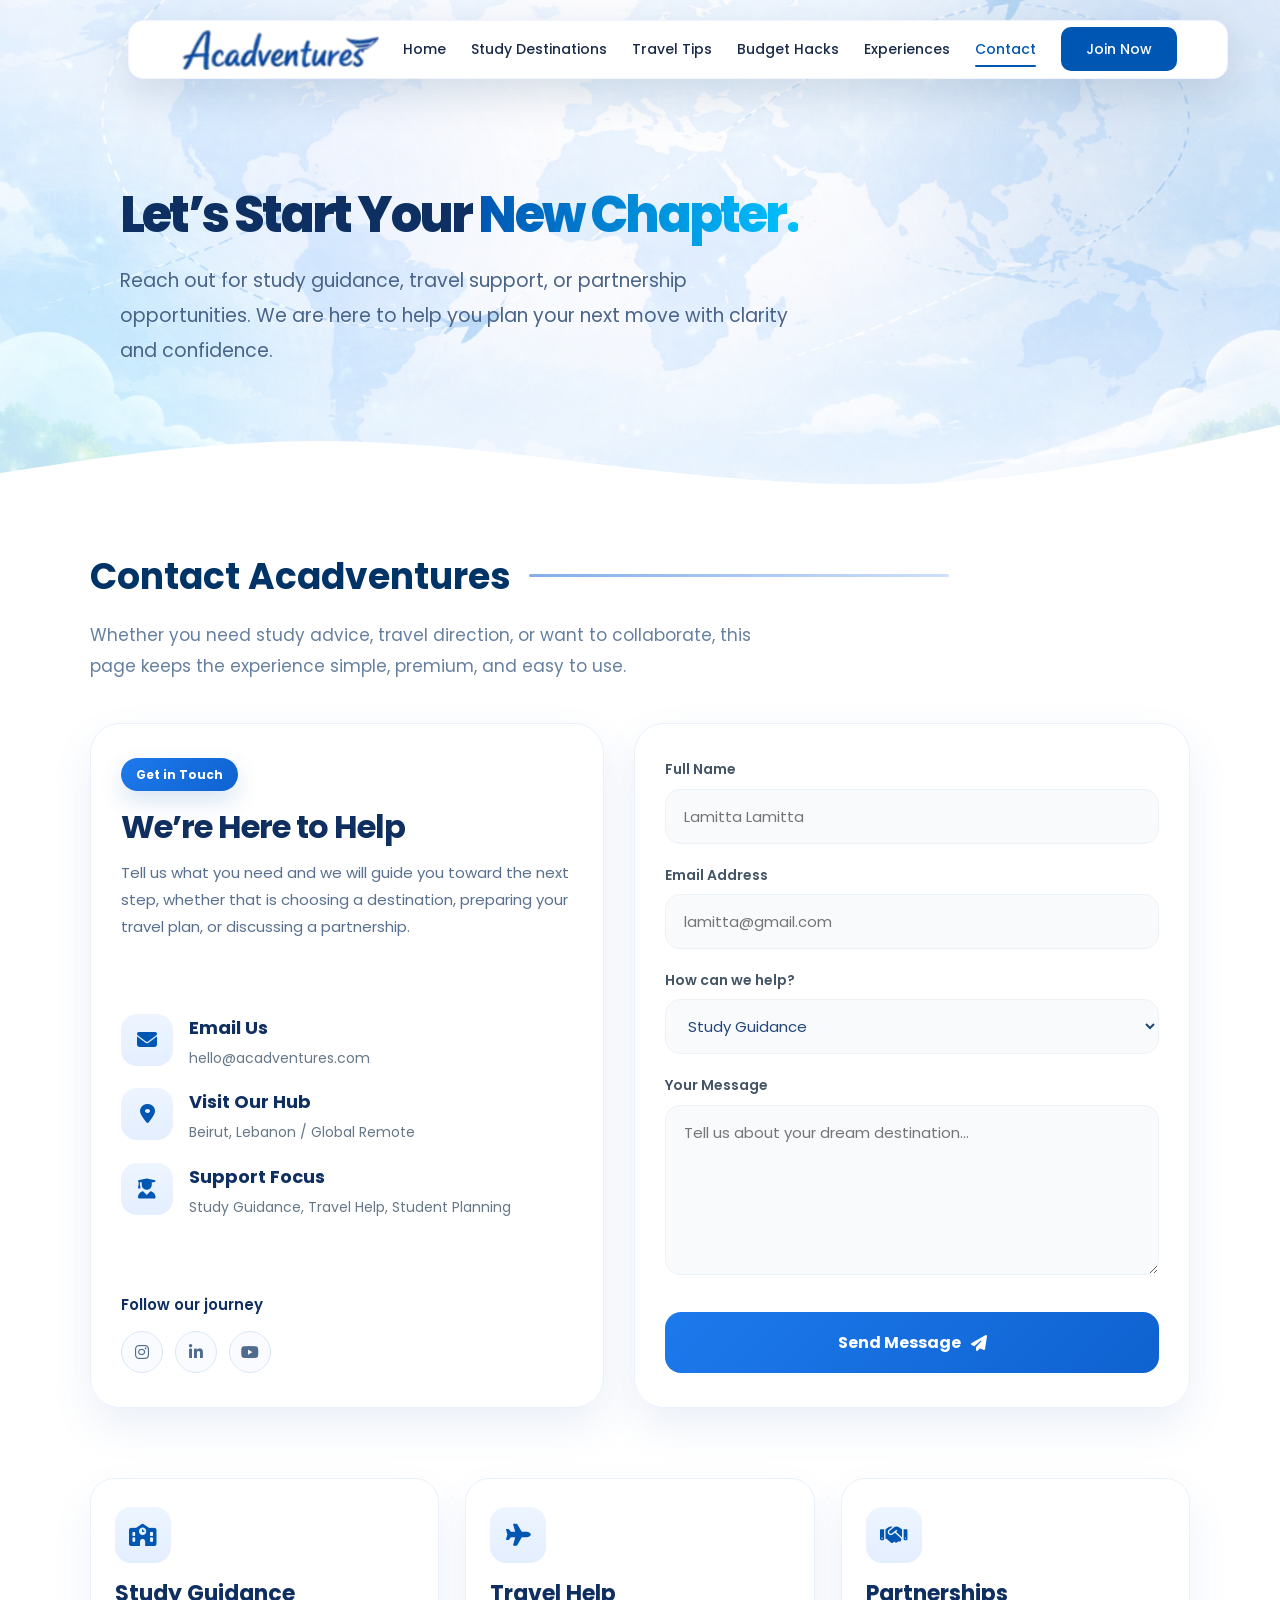
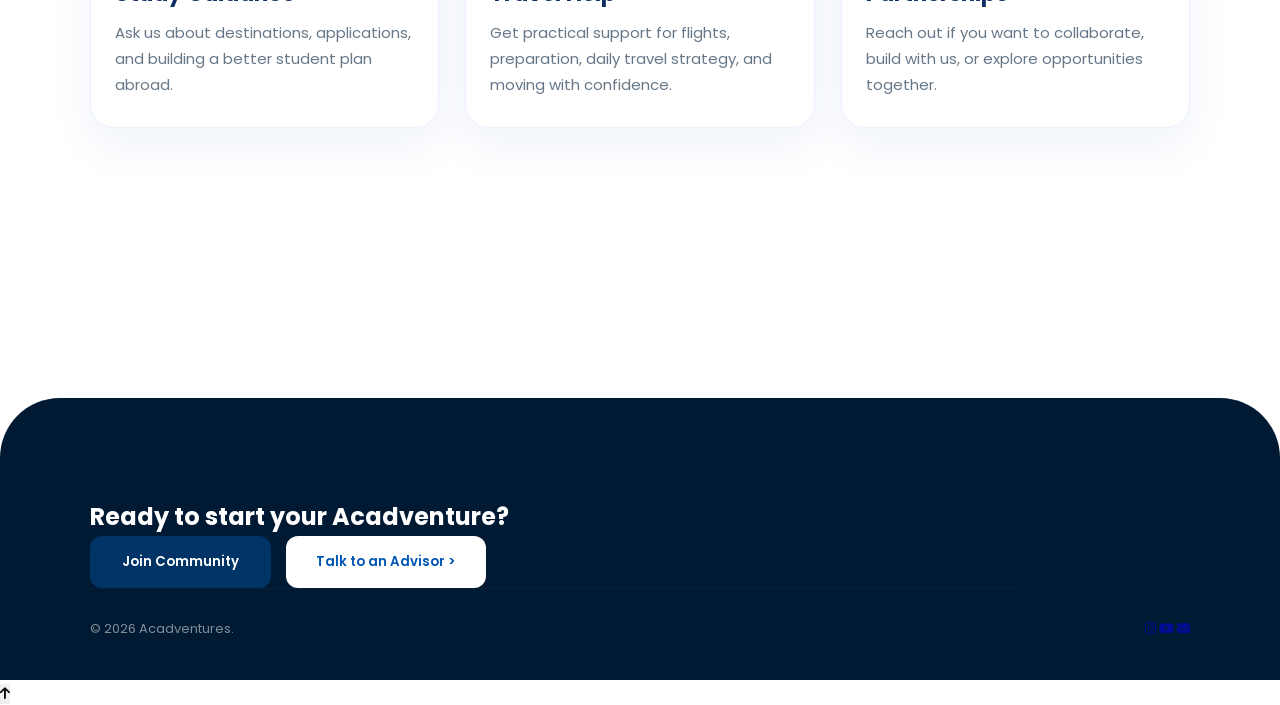
<file: contact.html>
<!DOCTYPE html>
<html lang="en">
<head>
    <meta charset="UTF-8">
    <meta name="viewport" content="width=device-width, initial-scale=1.0">
    <title>Contact Us | Acadventures</title>
    <link href="https://fonts.googleapis.com/css2?family=Poppins:wght@300;400;500;600;700;800&display=swap" rel="stylesheet">
    <link rel="stylesheet" href="https://cdnjs.cloudflare.com/ajax/libs/font-awesome/6.4.0/css/all.min.css">
    <link rel="stylesheet" href="css/main.css">
    <link rel="stylesheet" href="css/contact.css">
</head>
<body>
    <nav class="navbar">
        <div class="container nav-flex">
            <a href="index.html" class="logo"><img src="assets/images/logo.png" alt=""></a>
            <ul class="nav-links">
                <li><a href="index.html">Home</a></li>
                <li><a href="studydestination.html">Study Destinations</a></li>
                <li><a href="traveltips.html">Travel Tips</a></li>
                <li><a href="budgethacks.html">Budget Hacks</a></li>
                <li><a href="experiences.html">Experiences</a></li>
                <li><a href="contact.html" class="active">Contact</a></li>
                <li><a href="join.html" class="nav-btn">Join Now</a></li>
            </ul>
        </div>
    </nav>

    <header class="contact-hero">
        <div class="hero-decoration">
            <div class="circle-blur"></div>
            <div class="circle-blur-2"></div>
            <div class="circle-blur-3"></div>
        </div>

        <div class="container contact-hero-content">
            <h1>Let’s Start Your <span class="text-gradient">New Chapter.</span></h1>
            <p>Reach out for study guidance, travel support, or partnership opportunities. We are here to help you plan your next move with clarity and confidence.</p>
        </div>

        <div class="hero-wave">
            <svg viewBox="0 0 1440 320" preserveAspectRatio="none">
                <path fill="#ffffff" d="M0,224L60,202.7C120,181,240,139,360,138.7C480,139,600,181,720,213.3C840,245,960,267,1080,245.3C1200,224,1320,160,1380,128L1440,96L1440,320L0,320Z"></path>
            </svg>
        </div>
    </header>

    <main class="container main-content">
        <section class="section-heading-block">
            <h2 class="section-title left-line">Contact Acadventures</h2>
            <p class="section-subtitle">Whether you need study advice, travel direction, or want to collaborate, this page keeps the experience simple, premium, and easy to use.</p>
        </section>

        <section class="contact-grid">
            <div class="contact-info-card">
                <div class="info-top">
                    <span class="info-badge">Get in Touch</span>
                    <h3>We’re Here to Help</h3>
                    <p>Tell us what you need and we will guide you toward the next step, whether that is choosing a destination, preparing your travel plan, or discussing a partnership.</p>
                </div>

                <div class="info-list">
                    <div class="info-item">
                        <div class="icon-circle"><i class="fas fa-envelope"></i></div>
                        <div class="info-copy">
                            <h4>Email Us</h4>
                            <p>hello@acadventures.com</p>
                        </div>
                    </div>

                    <div class="info-item">
                        <div class="icon-circle"><i class="fas fa-location-dot"></i></div>
                        <div class="info-copy">
                            <h4>Visit Our Hub</h4>
                            <p>Beirut, Lebanon / Global Remote</p>
                        </div>
                    </div>

                    <div class="info-item">
                        <div class="icon-circle"><i class="fas fa-user-graduate"></i></div>
                        <div class="info-copy">
                            <h4>Support Focus</h4>
                            <p>Study Guidance, Travel Help, Student Planning</p>
                        </div>
                    </div>
                </div>

                <div class="social-block">
                    <p>Follow our journey</p>
                    <div class="social-icons">
                        <a href="#"><i class="fab fa-instagram"></i></a>
                        <a href="#"><i class="fab fa-linkedin-in"></i></a>
                        <a href="#"><i class="fab fa-youtube"></i></a>
                    </div>
                </div>
            </div>

            <div class="contact-form-container">
                <form class="main-form" id="contactForm">
                    <div class="input-group">
                        <label for="name">Full Name</label>
                        <input type="text" id="name" placeholder="Lamitta Lamitta" required>
                    </div>

                    <div class="input-group">
                        <label for="email">Email Address</label>
                        <input type="email" id="email" placeholder="lamitta@gmail.com" required>
                    </div>

                    <div class="input-group">
                        <label for="subject">How can we help?</label>
                        <select id="subject">
                            <option value="guidance">Study Guidance</option>
                            <option value="travel">Travel Help</option>
                            <option value="partnership">Partnership</option>
                            <option value="other">Other</option>
                        </select>
                    </div>

                    <div class="input-group">
                        <label for="message">Your Message</label>
                        <textarea id="message" rows="6" placeholder="Tell us about your dream destination..." required></textarea>
                    </div>

                    <button type="submit" class="submit-btn">
                        <span>Send Message</span>
                        <i class="fas fa-paper-plane"></i>
                    </button>
                </form>
            </div>
        </section>

        <section class="contact-cards-grid">
            <div class="mini-contact-card">
                <div class="mini-contact-icon"><i class="fas fa-school"></i></div>
                <h4>Study Guidance</h4>
                <p>Ask us about destinations, applications, and building a better student plan abroad.</p>
            </div>

            <div class="mini-contact-card">
                <div class="mini-contact-icon"><i class="fas fa-plane"></i></div>
                <h4>Travel Help</h4>
                <p>Get practical support for flights, preparation, daily travel strategy, and moving with confidence.</p>
            </div>

            <div class="mini-contact-card">
                <div class="mini-contact-icon"><i class="fas fa-handshake"></i></div>
                <h4>Partnerships</h4>
                <p>Reach out if you want to collaborate, build with us, or explore opportunities together.</p>
            </div>
        </section>
    </main>

    <footer class="footer">
        <div class="container footer-content">
            <h2>Ready to start your Acadventure?</h2>
            <div class="footer-btns">
                <button class="btn-dark" onclick="location.href='join.html'">Join Community</button>
                <button class="btn-white" onclick="location.href='contact.html'">Talk to an Advisor ></button>
            </div>
            <div class="footer-bottom">
                <p>© 2026 Acadventures.</p>
                <div class="socials">
                    <a href="#"><i class="fab fa-instagram"></i></a>
                    <a href="#"><i class="fab fa-youtube"></i></a>
                    <a href="#"><i class="fas fa-envelope"></i></a>
                </div>
            </div>
        </div>
    </footer>

    <script src="js/script.js"></script>
</body>
</html>
</file>
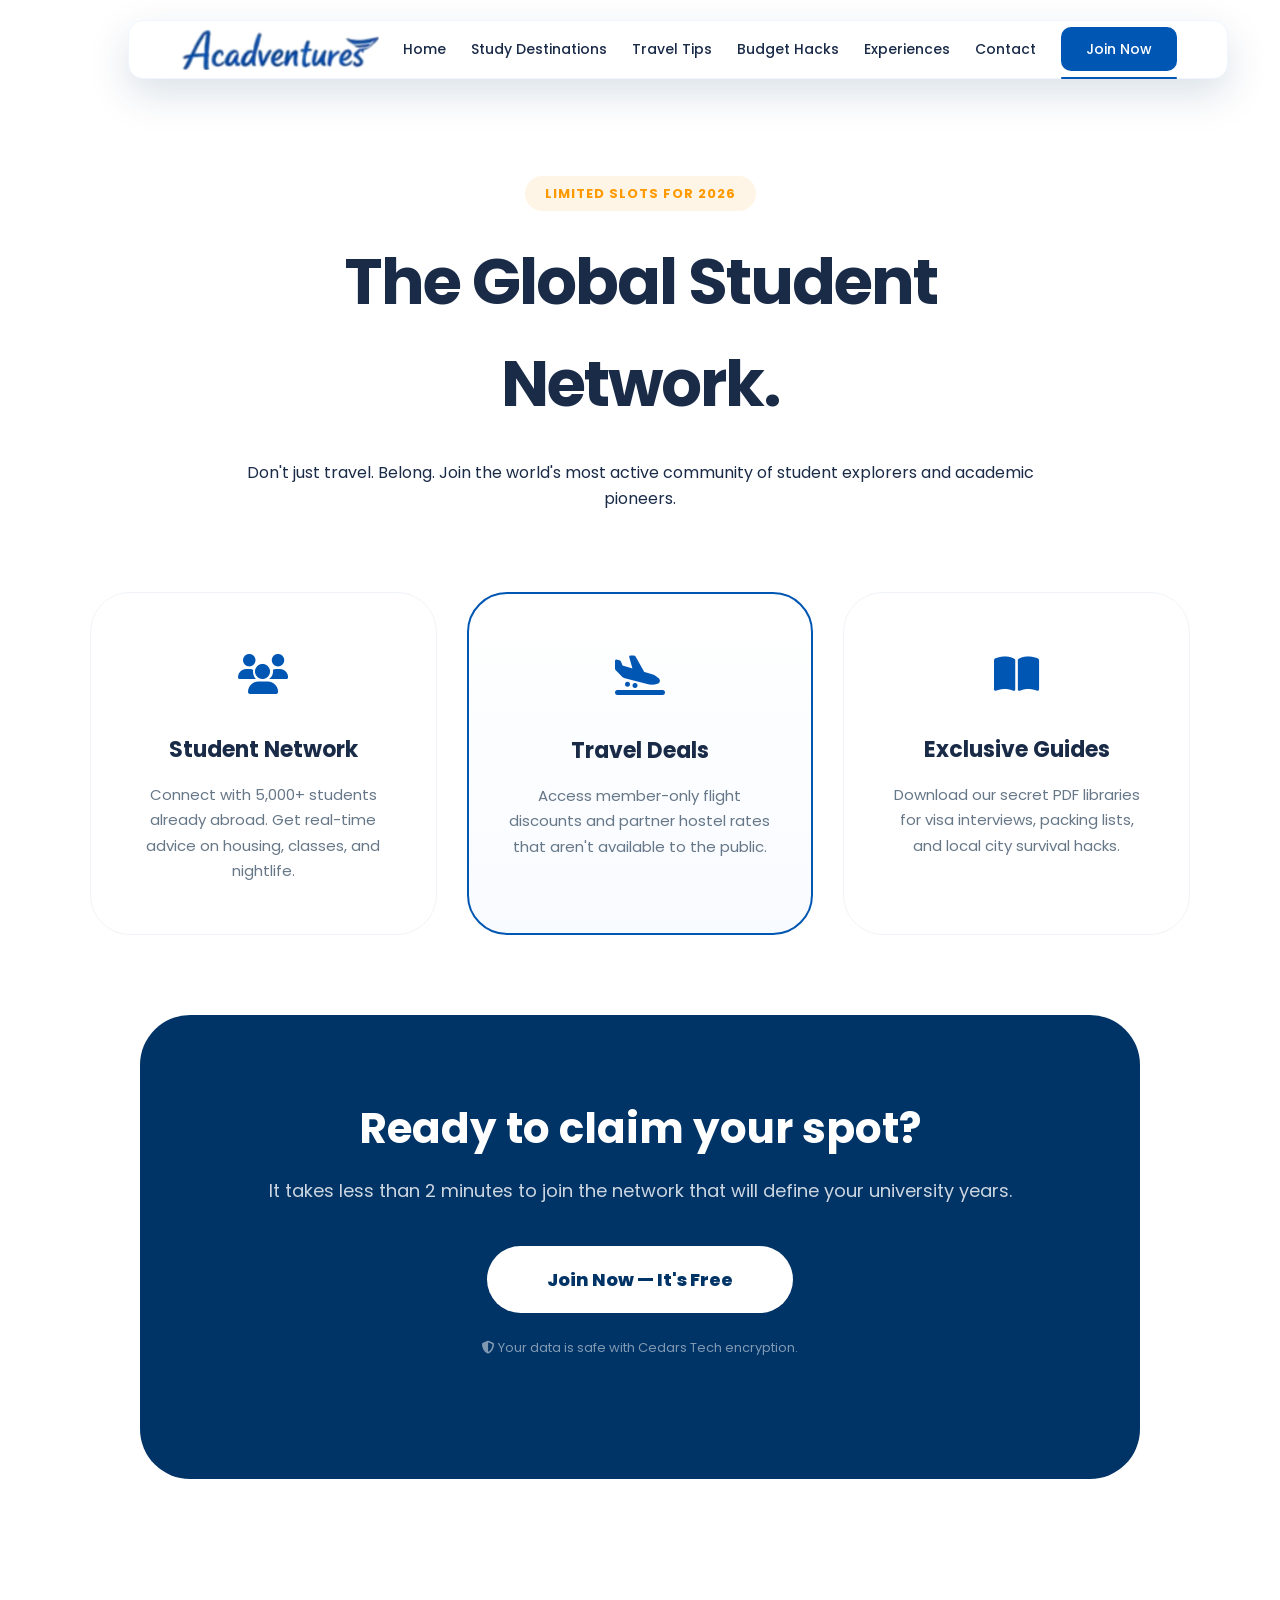
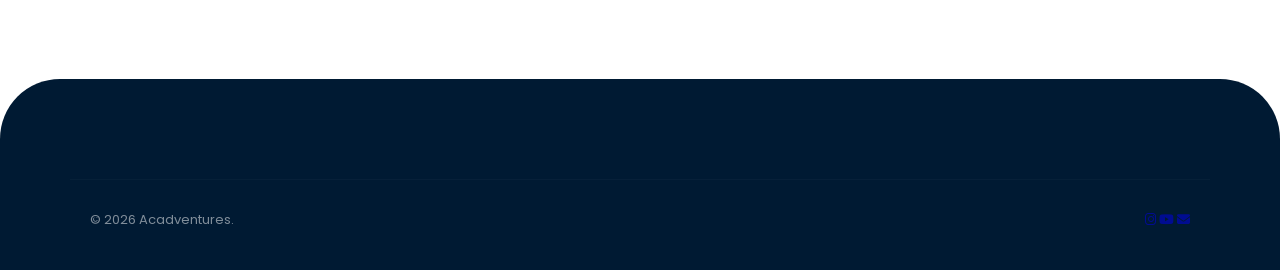
<file: join.html>
<!DOCTYPE html>
<html lang="en">
<head>
    <meta charset="UTF-8">
    <meta name="viewport" content="width=device-width, initial-scale=1.0">
    <title>Join the Community | Acadventures</title>
    <link href="https://fonts.googleapis.com/css2?family=Poppins:wght@300;400;500;600;700&display=swap" rel="stylesheet">
    <link rel="stylesheet" href="https://cdnjs.cloudflare.com/ajax/libs/font-awesome/6.4.0/css/all.min.css">
    <link rel="stylesheet" href="../css/main.css">
    <link rel="stylesheet" href="../css/join.css">
</head>
<body>
    <nav class="navbar">
        <div class="container nav-flex">
            <a href="index.html" class="logo"><img src="assets/images/logo.png" alt=""></a>
            <ul class="nav-links">
                <li><a href="index.html">Home</a></li>
                <li><a href="studydestination.html">Study Destinations</a></li>
                <li><a href="traveltips.html">Travel Tips</a></li>
                <li><a href="budgethacks.html">Budget Hacks</a></li>
                <li><a href="experiences.html">Experiences</a></li>
                <li><a href="contact.html">Contact</a></li>
                <li><a href="join.html" class="nav-btn active">Join Now</a></li>
            </ul>
        </div>
    </nav>

    <main class="join-wrapper">
        <div class="container text-center">
            <header class="join-header">
                <span class="membership-badge">Limited Slots for 2026</span>
                <h1>The Global <span class="text-gradient">Student Network.</span></h1>
                <p>Don't just travel. Belong. Join the world's most active community of student explorers and academic pioneers.</p>
            </header>

            <section class="benefits-grid">
                <div class="benefit-card">
                    <div class="benefit-icon"><i class="fas fa-users"></i></div>
                    <h3>Student Network</h3>
                    <p>Connect with 5,000+ students already abroad. Get real-time advice on housing, classes, and nightlife.</p>
                </div>

                <div class="benefit-card highlighted">
                    <div class="benefit-icon"><i class="fas fa-plane-arrival"></i></div>
                    <h3>Travel Deals</h3>
                    <p>Access member-only flight discounts and partner hostel rates that aren't available to the public.</p>
                </div>

                <div class="benefit-card">
                    <div class="benefit-icon"><i class="fas fa-book-open"></i></div>
                    <h3>Exclusive Guides</h3>
                    <p>Download our secret PDF libraries for visa interviews, packing lists, and local city survival hacks.</p>
                </div>
            </section>

            <section class="cta-card">
                <div class="cta-content">
                    <h2>Ready to claim your spot?</h2>
                    <p>It takes less than 2 minutes to join the network that will define your university years.</p>
                    <button class="join-primary-btn" onclick="location.href='contact.html'">Join Now — It's Free</button>
                    <p class="trust-text"><i class="fas fa-shield-alt"></i> Your data is safe with Cedars Tech encryption.</p>
                </div>
            </section>
        </div>
    </main>

    <footer class="footer">
        <div class="container footer-bottom">
            <p>© 2026 Acadventures.</p>
            <div class="socials">
                <a href="#"><i class="fab fa-instagram"></i></a>
                <a href="#"><i class="fab fa-youtube"></i></a>
                <a href="#"><i class="fas fa-envelope"></i></a>
            </div>
        </div>
    </footer>
</body>
</html>
</file>
<file: css/main.css>
:root {
    --primary-blue: #0056b3;
    --dark-blue: #003366;
    --light-blue: #eef5ff;
    --gradient: linear-gradient(135deg, #ffffff 0%, #e6f0ff 100%);
    --white: #ffffff;
    --text-main: #1a2b48;
    --radius: 20px;
    --shadow: 0 15px 35px rgba(0, 86, 179, 0.08);
}

* { margin: 0; padding: 0; box-sizing: border-box; font-family: 'Poppins', sans-serif; }
body { background-color: #ffffff; color: var(--text-main); line-height: 1.6; overflow-x: hidden; }
.container { max-width: 1140px; margin: 0 auto; padding: 0 20px; }

.left-line {
    position: relative;
    margin-bottom: 0;
}

.left-line::after {
    content: "";
    display: inline-block;
    vertical-align: middle;
    width: 420px;
    height: 3px;
    margin-left: 18px;
    margin-bottom: 8px;
    background: linear-gradient(90deg, #84aee8 0%, #cfe0fb 100%);
    border-radius: 999px;
}

.navbar {
    position: absolute; 
    top: 20px; 
    width: 100%;
    max-width: 1100px;
    left: 10%;
    background: #ffffff !important; 
    border-radius: 15px; 
    padding: 8px 30px; 
    z-index: 1000;
    box-shadow: 0 15px 40px rgba(0, 51, 102, 0.15); 
    border: 1px solid #f0f5ff;
}

.nav-flex { 
    display: flex; 
    justify-content: space-between; 
    align-items: center;
    height: 100%; 
}

.logo { 
    display: flex;
    align-items: center;
    text-decoration: none; 
}

.logo img {
    width: 200px;
    display: block;
    object-fit: contain;

}

.nav-links { 
    display: flex; 
    list-style: none; 
    gap: 25px; 
    align-items: center; 
}

.nav-links a { text-decoration: none; color: var(--text-main); font-weight: 500; font-size: 14px; transition: 0.3s; }
.nav-links a:hover, .nav-links a.active { color: var(--primary-blue); }
.nav-btn { 
    background: var(--primary-blue); 
    color: white !important; 
    padding: 12px 25px !important; 
    border-radius: 10px; 
}

.section-title { font-size: 36px; font-weight: 700; color: var(--dark-blue); text-align: center; margin-bottom: 50px; }
.section-title.left { text-align: left; }

.footer {
    background: #001a33; 
    padding: 100px 0 40px;
    color: white;
    border-radius: 60px 60px 0 0;
    margin-top: 100px;
}

.footer-cta {
    display: flex;
    justify-content: space-between;
    align-items: center;
    padding-bottom: 60px;
    border-bottom: 1px solid rgba(255, 255, 255, 0.1);
    margin-bottom: 60px;
}

.cta-text h2 { font-size: 36px; margin-bottom: 10px; }
.cta-text p { opacity: 0.7; font-size: 18px; }

.footer-btns { display: flex; gap: 15px; }

.footer-grid {
    display: grid;
    grid-template-columns: 1.5fr 1fr 1fr 1.5fr;
    gap: 60px;
    margin-bottom: 60px;
}

.footer-col h4 {
    font-size: 18px;
    margin-bottom: 25px;
    position: relative;
    color: #fff;
}

.footer-logo {
    font-size: 28px;
    font-weight: 800;
    color: white;
    text-decoration: none;
    display: block;
    margin-bottom: 20px;
}

.footer-desc {
    opacity: 0.6;
    font-size: 14px;
    line-height: 1.8;
    margin-bottom: 25px;
}

.footer-col ul { list-style: none; }
.footer-col ul li { margin-bottom: 12px; }
.footer-col ul li a {
    color: rgba(255, 255, 255, 0.6);
    text-decoration: none;
    font-size: 14px;
    transition: 0.3s;
}
.footer-col ul li a:hover { color: var(--white); padding-left: 5px; }

.newsletter-form {
    display: flex;
    background: rgba(255, 255, 255, 0.05);
    padding: 5px;
    border-radius: 12px;
    margin-top: 20px;
    border: 1px solid rgba(255, 255, 255, 0.1);
}

.newsletter-form input {
    background: transparent;
    border: none;
    padding: 12px 15px;
    color: white;
    width: 100%;
    outline: none;
}

.newsletter-form button {
    background: var(--primary-blue);
    color: white;
    padding: 10px 18px;
    border-radius: 10px;
}

.social-links { display: flex; gap: 15px; }
.social-links a {
    width: 40px; height: 40px;
    background: rgba(255, 255, 255, 0.05);
    display: grid; place-items: center;
    border-radius: 50%;
    color: white;
    transition: 0.3s;
}
.social-links a:hover { background: var(--primary-blue); transform: translateY(-5px); }

.footer-bottom {
    border-top: 1px solid rgba(255, 255, 255, 0.05);
    padding-top: 30px;
    display: flex;
    justify-content: space-between;
    font-size: 13px;
    opacity: 0.5;
}

.founder-tag { font-weight: 700; color: white; }

@media (max-width: 992px) {
    .footer-cta { flex-direction: column; text-align: center; gap: 30px; }
    .footer-grid { grid-template-columns: 1fr 1fr; }
}

@media (max-width: 600px) {
    .footer-grid { grid-template-columns: 1fr; }
    .footer-bottom { flex-direction: column; gap: 10px; text-align: center; }
}

button { cursor: pointer; border: none; font-weight: 600; transition: 0.3s; }
.btn-primary { background: var(--primary-blue); color: white; padding: 16px 32px; border-radius: 5px; }
.btn-white-outline { background: white; color: var(--primary-blue); border: 2px solid var(--primary-blue); padding: 14px 30px; border-radius: 5px; }
.btn-dark { background: var(--dark-blue); color: white; padding: 16px 32px; border-radius: 12px; }
button:hover { transform: translateY(-3px); box-shadow: 0 10px 20px rgba(0,0,0,0.1); }

.btn-white {
    background: #ffffff;
    color: var(--primary-blue);
    padding: 16px 30px;
    border-radius: 12px;
}

.btn-dark-outline {
    background: transparent;
    color: white;
    border: 1.5px solid rgba(255,255,255,0.35);
    padding: 16px 30px;
    border-radius: 12px;
}

.nav-links a.active {
    position: relative;
}

.nav-links a.active::after {
    content: "";
    position: absolute;
    left: 0;
    bottom: -8px;
    width: 100%;
    height: 2px;
    background: var(--primary-blue);
    border-radius: 999px;
}
</file>
<file: css/contact.css>
.contact-hero {
    position: relative;
    overflow: hidden;
    padding: 190px 0 140px;
    background: url('../assets/images/study-hero.png');
    background-size: cover;
    background-position: center;
    background-repeat: no-repeat;
}

.contact-hero::before {
    content: "";
    position: absolute;
    inset: 0;
    background: linear-gradient(
        180deg,
        rgba(255,255,255,0.45) 0%,
        rgba(255,255,255,0.25) 50%,
        rgba(255,255,255,0.6) 100%
    );
    z-index: 1;
}

.hero-wave {
    position: absolute;
    bottom: -1px;
    left: 0;
    width: 100%;
    z-index: 2;
    line-height: 0;
}

.hero-wave svg {
    width: 100%;
    height: 120px;
    display: block;
}

.contact-hero-content {
    position: relative;
    z-index: 3;
    max-width: 760px;
    text-align: left;
    margin-left: 100px;
}

.hero-decoration .circle-blur,
.hero-decoration .circle-blur-2,
.hero-decoration .circle-blur-3 {
    position: absolute;
    border-radius: 50%;
    filter: blur(90px);
    z-index: 1;
}

.hero-decoration .circle-blur {
    top: -110px;
    right: -70px;
    width: 420px;
    height: 420px;
    background: rgba(0, 86, 179, 0.10);
}

.hero-decoration .circle-blur-2 {
    bottom: -70px;
    left: -90px;
    width: 340px;
    height: 340px;
    background: rgba(0, 212, 255, 0.10);
}

.hero-decoration .circle-blur-3 {
    top: 80px;
    left: 18%;
    width: 220px;
    height: 220px;
    background: rgba(120, 169, 255, 0.10);
}

.contact-hero h1 {
    font-size: 50px;
    font-weight: 800;
    line-height: 1.02;
    margin-bottom: 22px;
    letter-spacing: -2.8px;
    color: #0d2f61;
}

.contact-hero p {
    max-width: 680px;
    margin: 0;
    font-size: 19px;
    line-height: 1.85;
    color: #4a6488;
}

.text-gradient {
    background: linear-gradient(90deg, #0056b3 0%, #00c2ff 100%);
    -webkit-background-clip: text;
    -webkit-text-fill-color: transparent;
}

.main-content {
    padding-top: 40px;
    padding-bottom: 90px;
}

.section-heading-block {
    text-align: left;
    max-width: 860px;
    margin: 0 0 42px 0;
}

.section-heading-block .section-title {
    text-align: left;
    margin-bottom: 14px;
}

.section-subtitle {
    max-width: 680px;
    font-size: 17px;
    color: #66809f;
    line-height: 1.8;
}

.contact-grid {
    display: grid;
    grid-template-columns: 1fr 1.08fr;
    gap: 30px;
    margin-bottom: 70px;
    align-items: stretch;
}

.contact-info-card,
.contact-form-container {
    background: rgba(255,255,255,0.96);
    border-radius: 30px;
    border: 1px solid #eaf1fb;
    box-shadow: 0 18px 40px rgba(57, 108, 185, 0.10);
}

.contact-info-card {
    padding: 34px 30px;
    display: flex;
    flex-direction: column;
    justify-content: space-between;
}

.info-badge {
    display: inline-flex;
    align-items: center;
    background: linear-gradient(135deg, #1d7aec 0%, #0f62d0 100%);
    color: #ffffff;
    padding: 7px 15px;
    border-radius: 999px;
    font-size: 12px;
    font-weight: 700;
    margin-bottom: 18px;
    box-shadow: 0 10px 24px rgba(0, 86, 179, 0.16);
}

.info-top h3 {
    font-size: 32px;
    line-height: 1.12;
    margin-bottom: 14px;
    color: #0f2f61;
    letter-spacing: -1px;
}

.info-top p {
    font-size: 15px;
    line-height: 1.8;
    color: #58708f;
    margin-bottom: 28px;
}

.info-list {
    display: flex;
    flex-direction: column;
    gap: 18px;
    margin-bottom: 28px;
}

.info-item {
    display: flex;
    align-items: flex-start;
    gap: 16px;
}

.icon-circle {
    width: 52px;
    height: 52px;
    border-radius: 16px;
    background: linear-gradient(180deg, #eef5ff 0%, #e3eeff 100%);
    display: grid;
    place-items: center;
    color: var(--primary-blue);
    font-size: 20px;
    flex-shrink: 0;
}

.info-copy h4 {
    font-size: 18px;
    color: #0f2f61;
    margin-bottom: 4px;
}

.info-copy p {
    font-size: 14px;
    color: #667788;
    line-height: 1.7;
}

.social-block p {
    font-size: 15px;
    color: #0f2f61;
    font-weight: 600;
    margin-bottom: 14px;
}

.social-icons {
    display: flex;
    gap: 12px;
}

.social-icons a {
    width: 42px;
    height: 42px;
    border-radius: 50%;
    border: 1px solid #dce8f6;
    background: #f9fbff;
    color: #4f6b8f;
    display: grid;
    place-items: center;
    text-decoration: none;
    transition: 0.3s;
}

.social-icons a:hover {
    background: var(--primary-blue);
    color: white;
    border-color: var(--primary-blue);
    transform: translateY(-3px);
}

.contact-form-container {
    padding: 34px 30px;
}

.main-form .input-group {
    margin-bottom: 20px;
}

.main-form label {
    display: block;
    font-size: 14px;
    font-weight: 600;
    margin-bottom: 8px;
    color: #445566;
}

.main-form input,
.main-form select,
.main-form textarea {
    width: 100%;
    padding: 15px 18px;
    background: #f8fafc;
    border: 1px solid #edf2f7;
    border-radius: 15px;
    font-family: inherit;
    font-size: 15px;
    transition: 0.3s;
    color: #234579;
}

.main-form input:focus,
.main-form select:focus,
.main-form textarea:focus {
    outline: none;
    border-color: var(--primary-blue);
    background: white;
    box-shadow: 0 0 0 4px rgba(0, 86, 179, 0.08);
}

.main-form textarea {
    resize: vertical;
    min-height: 140px;
}

.submit-btn {
    width: 100%;
    padding: 18px;
    background: linear-gradient(135deg, #1d7aec 0%, #0f62d0 100%);
    color: white;
    border: none;
    border-radius: 16px;
    font-size: 16px;
    font-weight: 700;
    cursor: pointer;
    display: inline-flex;
    justify-content: center;
    align-items: center;
    gap: 10px;
    transition: 0.3s;
    margin-top: 10px;
}

.submit-btn:hover {
    transform: translateY(-3px);
    box-shadow: 0 14px 26px rgba(0, 86, 179, 0.18);
}

.contact-cards-grid {
    display: grid;
    grid-template-columns: repeat(3, 1fr);
    gap: 26px;
    margin-bottom: 80px;
}

.mini-contact-card {
    background: rgba(255,255,255,0.96);
    border-radius: 24px;
    border: 1px solid #eaf1fb;
    padding: 28px 24px;
    box-shadow: 0 18px 40px rgba(57, 108, 185, 0.08);
    transition: transform 0.35s ease, box-shadow 0.35s ease, border-color 0.35s ease;
}

.mini-contact-card:hover {
    transform: translateY(-8px);
    box-shadow: 0 24px 48px rgba(57, 108, 185, 0.14);
    border-color: #dbe9fb;
}

.mini-contact-icon {
    width: 56px;
    height: 56px;
    border-radius: 16px;
    background: linear-gradient(180deg, #eef5ff 0%, #e3eeff 100%);
    display: grid;
    place-items: center;
    color: var(--primary-blue);
    font-size: 22px;
    margin-bottom: 18px;
}

.mini-contact-card h4 {
    font-size: 22px;
    color: #0f2f61;
    margin-bottom: 12px;
    line-height: 1.2;
}

.mini-contact-card p {
    font-size: 15px;
    color: #667788;
    line-height: 1.75;
}

@media (max-width: 1200px) {
    .contact-hero h1 {
        font-size: 52px;
    }
}

@media (max-width: 992px) {
    .contact-hero {
        padding: 170px 0 90px;
    }

    .contact-hero-content {
        max-width: 700px;
    }

    .contact-hero h1 {
        font-size: 46px;
    }

    .contact-hero p {
        font-size: 17px;
    }

    .contact-grid,
    .contact-cards-grid {
        grid-template-columns: 1fr;
    }
}

@media (max-width: 768px) {
    .contact-hero {
        padding: 150px 0 80px;
    }

    .contact-hero-content {
        max-width: 100%;
        margin-left: 0;
    }

    .contact-hero h1 {
        font-size: 40px;
        letter-spacing: -1.6px;
    }

    .contact-hero p {
        font-size: 16px;
        line-height: 1.7;
    }

    .section-heading-block {
        max-width: 100%;
        margin: 0 0 32px 0;
    }

    .contact-info-card,
    .contact-form-container {
        padding: 24px;
    }
}

@media (max-width: 560px) {
    .contact-hero h1 {
        font-size: 34px;
    }

    .contact-hero p {
        font-size: 15px;
    }

    .contact-info-card,
    .contact-form-container,
    .mini-contact-card {
        border-radius: 24px;
    }

    .section-subtitle {
        font-size: 15px;
    }
}
</file>
<file: css/join.css>
.join-wrapper {
    padding: 180px 0 100px;
    background: #ffffff;
}

.text-center { text-align: center; }

.join-header {
    max-width: 800px;
    margin: 0 auto 80px;
}

.membership-badge {
    background: #fff5e6;
    color: #ff9900;
    padding: 8px 20px;
    border-radius: 50px;
    font-weight: 700;
    font-size: 13px;
    text-transform: uppercase;
    letter-spacing: 1px;
}

.join-header h1 {
    font-size: 64px;
    margin: 25px 0;
    letter-spacing: -2px;
}

.benefits-grid {
    display: grid;
    grid-template-columns: repeat(3, 1fr);
    gap: 30px;
    margin-bottom: 80px;
}

.benefit-card {
    background: white;
    padding: 50px 40px;
    border-radius: 40px;
    border: 1px solid #f0f4f8;
    transition: 0.4s cubic-bezier(0.175, 0.885, 0.32, 1.275);
}

.benefit-card:hover {
    transform: translateY(-15px);
    box-shadow: 0 30px 60px rgba(0, 86, 179, 0.1);
}

.benefit-card.highlighted {
    border: 2px solid var(--primary-blue);
    background: linear-gradient(to bottom, #ffffff, #f8fbff);
}

.benefit-icon {
    font-size: 40px;
    color: var(--primary-blue);
    margin-bottom: 25px;
}

.benefit-card h3 { margin-bottom: 15px; font-size: 22px; }
.benefit-card p { font-size: 15px; color: #667788; line-height: 1.7; }

.cta-card {
    background: var(--dark-blue);
    color: white;
    padding: 80px 40px;
    border-radius: 50px;
    position: relative;
    overflow: hidden;
    max-width: 1000px;
    margin: 0 auto;
}

.cta-content { position: relative; z-index: 2; }

.cta-card h2 { font-size: 42px; margin-bottom: 15px; }
.cta-card p { opacity: 0.8; font-size: 18px; margin-bottom: 40px; }

.join-primary-btn {
    padding: 20px 60px;
    background: white;
    color: var(--dark-blue);
    border: none;
    border-radius: 50px;
    font-size: 18px;
    font-weight: 800;
    cursor: pointer;
    transition: 0.3s;
}

.join-primary-btn:hover {
    background: var(--primary-blue);
    color: white;
    transform: scale(1.05);
}

.trust-text {
    margin-top: 25px;
    font-size: 13px !important;
    opacity: 0.5 !important;
}

@media (max-width: 992px) {
    .benefits-grid { grid-template-columns: 1fr; }
    .join-header h1 { font-size: 40px; }
    .cta-card { padding: 60px 30px; }
}
</file>
